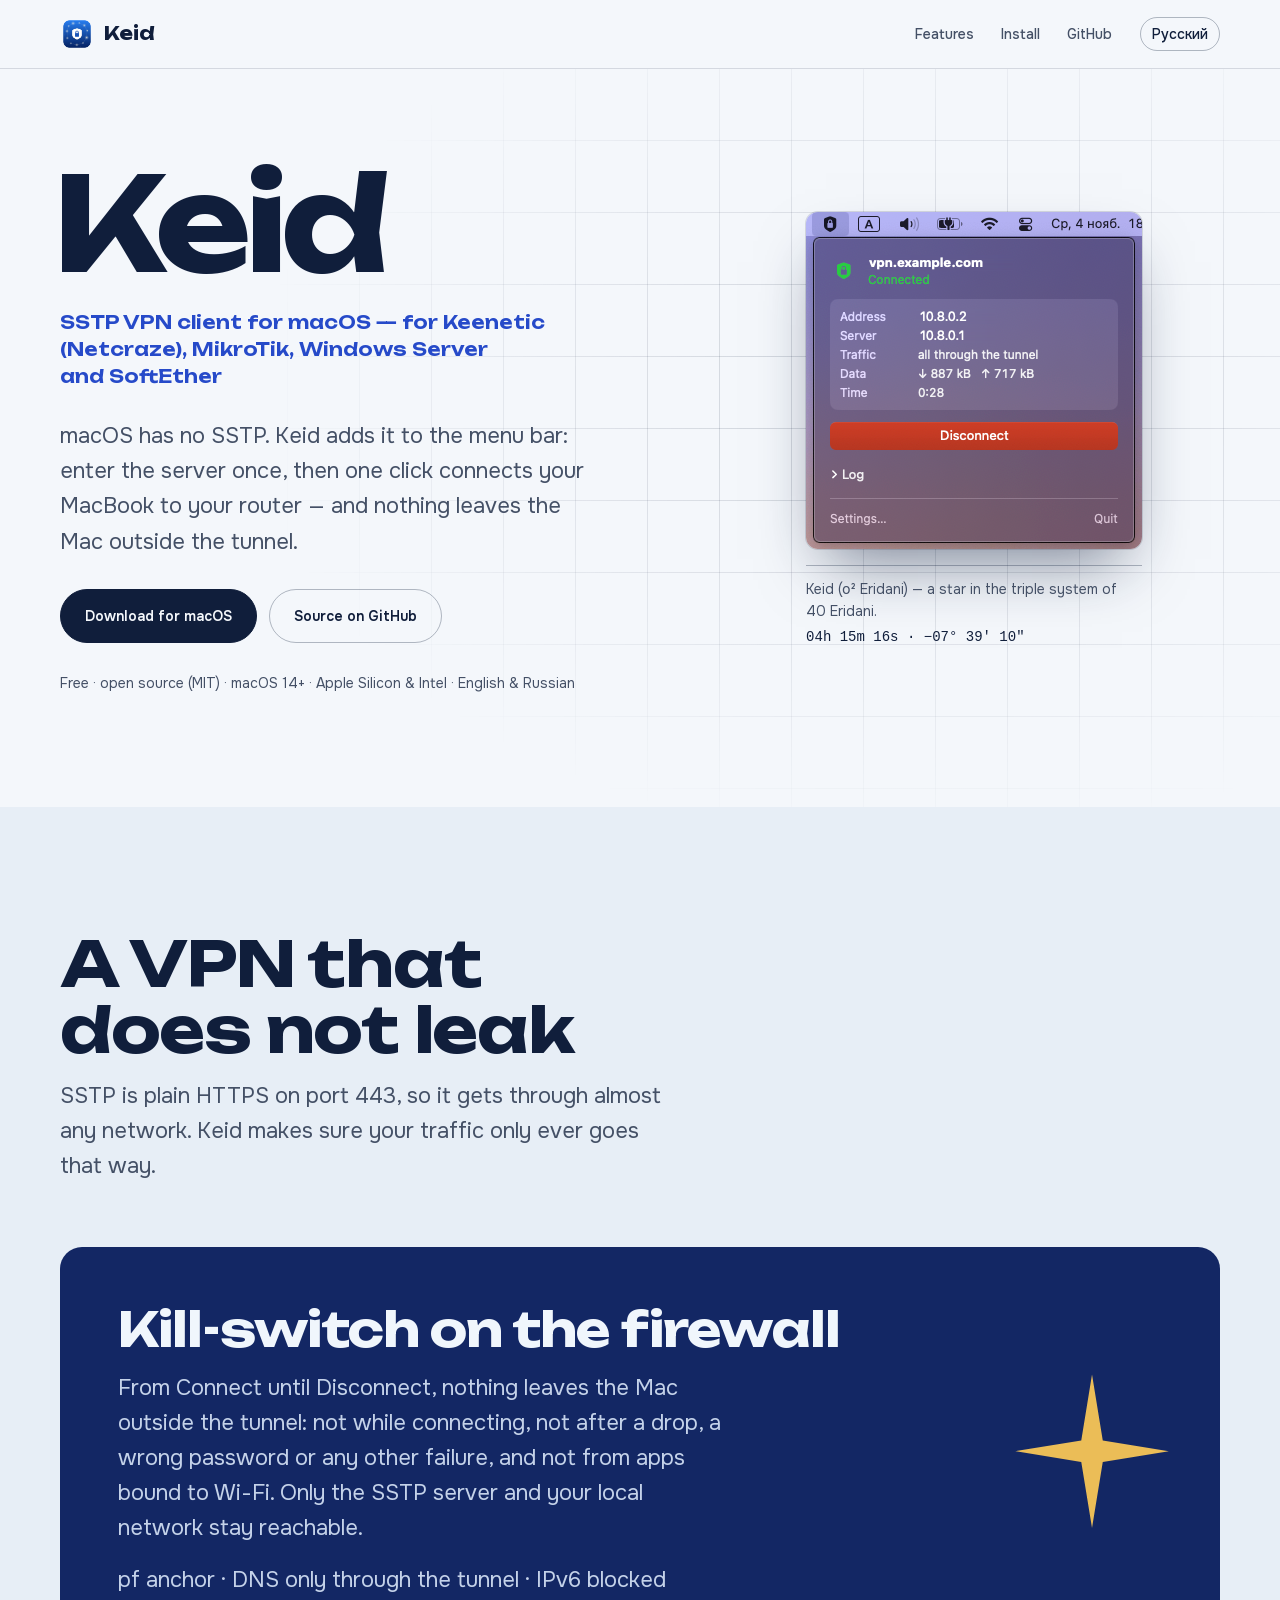
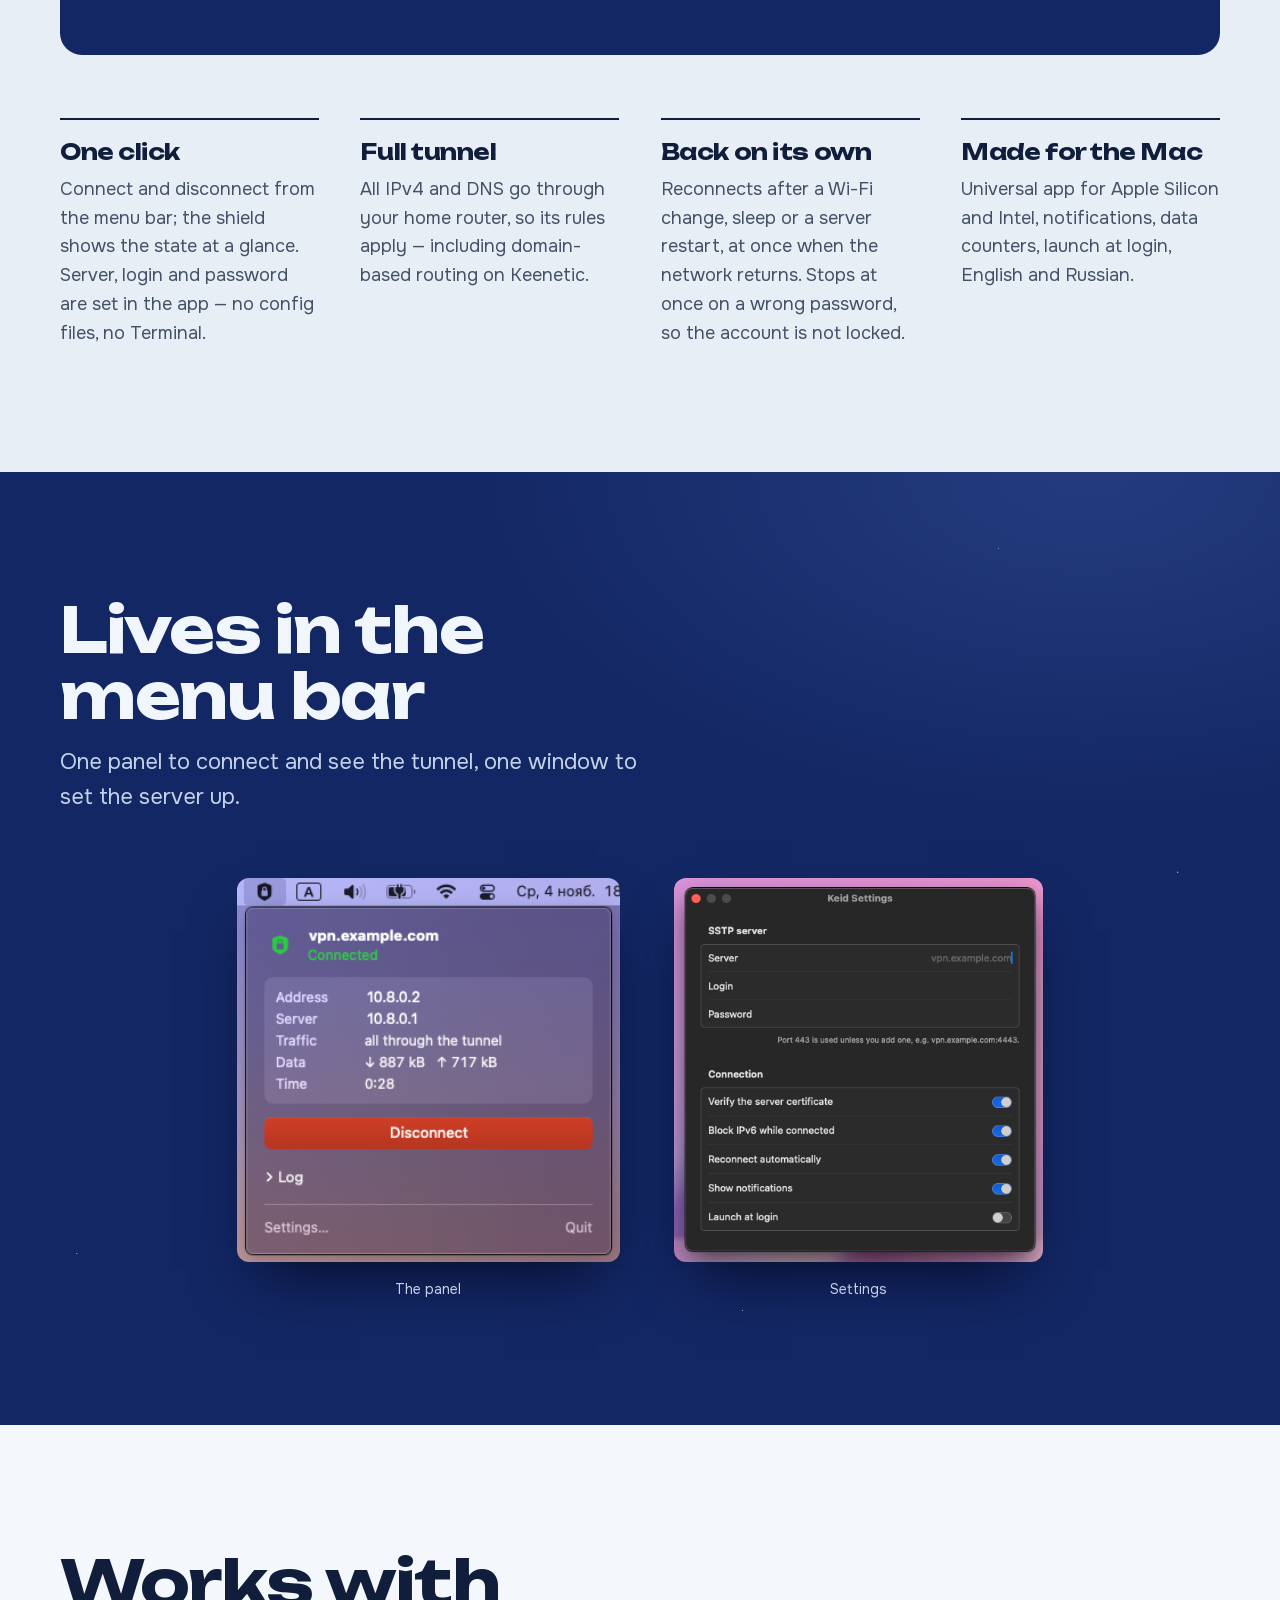
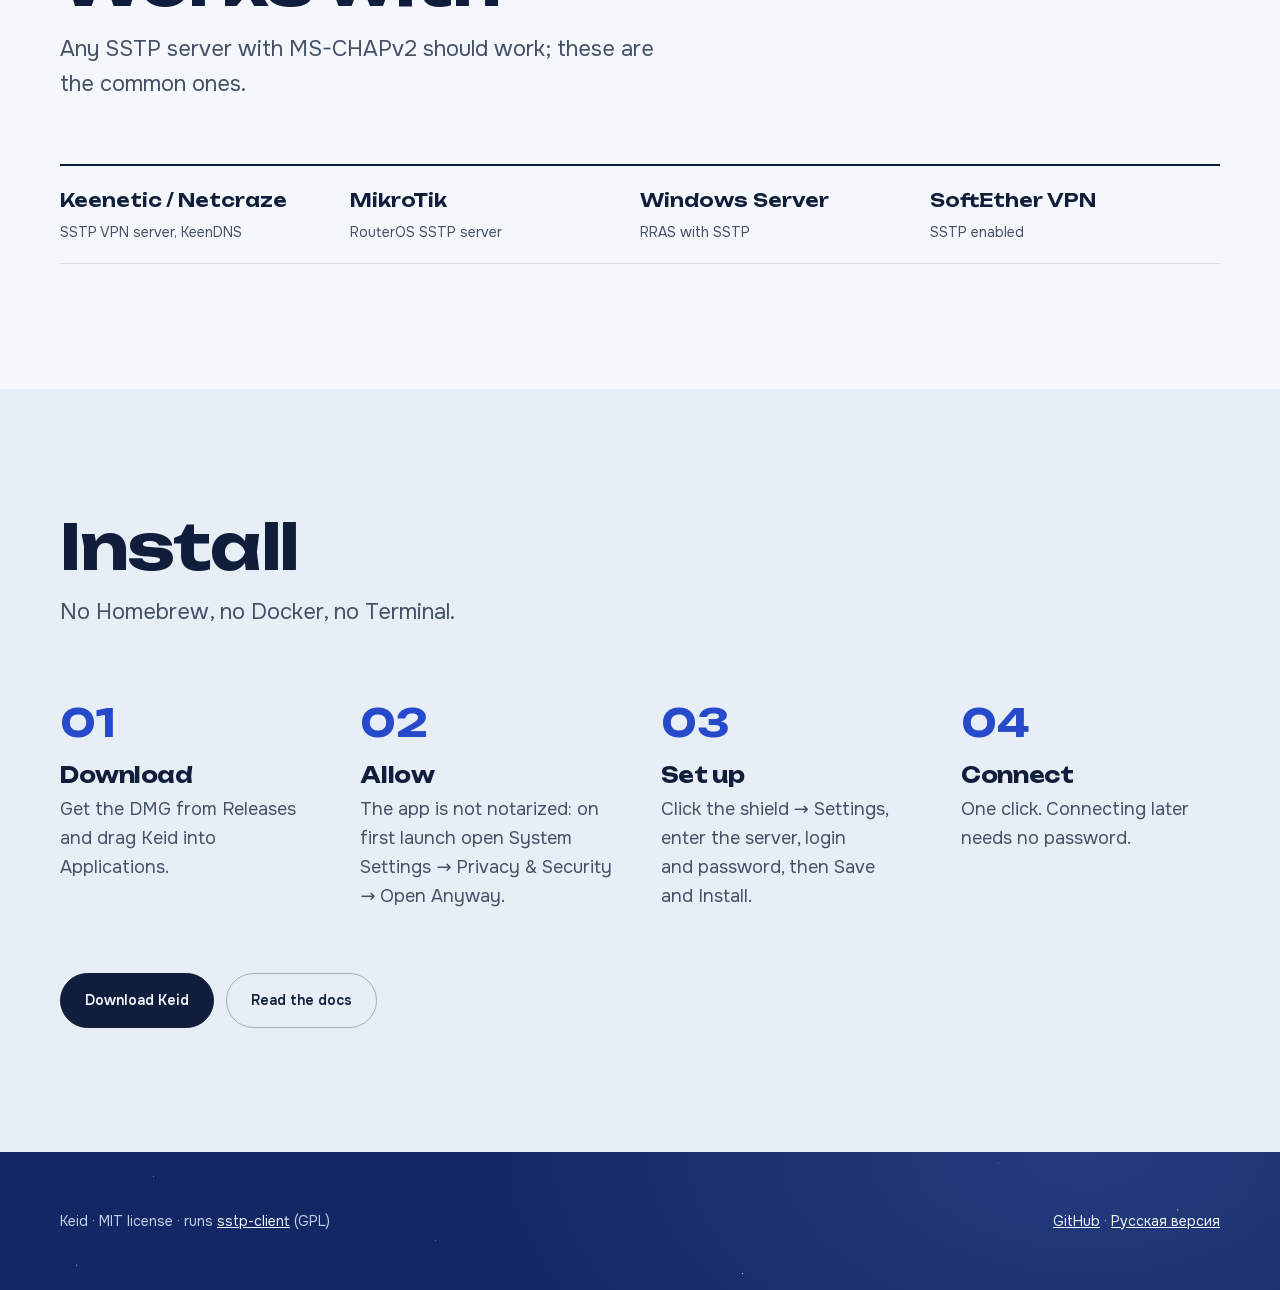
<file: docs/index.html>
<!doctype html>
<html lang="en">
<head>
  <meta charset="utf-8">
  <meta name="viewport" content="width=device-width, initial-scale=1">
  <title>Keid — SSTP VPN client for macOS (Keenetic, MikroTik, Windows Server)</title>
  <meta name="description" content="Keid is a free, open-source SSTP VPN client for Mac in the menu bar. Connect a MacBook to Keenetic over KeenDNS, MikroTik, Windows Server RRAS or SoftEther in one click, with a firewall kill-switch.">
  <meta name="theme-color" content="#f4f7fb">
  <meta http-equiv="Content-Security-Policy" content="default-src 'none'; style-src 'self'; font-src 'self'; img-src 'self'; base-uri 'none'; form-action 'none'">
  <meta name="referrer" content="strict-origin-when-cross-origin">
  <link rel="canonical" href="https://martystev.github.io/keid-sstp-macos/">
  <link rel="alternate" hreflang="en" href="https://martystev.github.io/keid-sstp-macos/">
  <link rel="alternate" hreflang="ru" href="https://martystev.github.io/keid-sstp-macos/ru/">
  <link rel="alternate" hreflang="x-default" href="https://martystev.github.io/keid-sstp-macos/">

  <meta property="og:type" content="website">
  <meta property="og:site_name" content="Keid">
  <meta property="og:title" content="Keid — SSTP VPN client for macOS">
  <meta property="og:description" content="Free, open-source SSTP VPN for the Mac menu bar: Keenetic / KeenDNS, MikroTik, Windows Server, SoftEther. Kill-switch on the firewall.">
  <meta property="og:url" content="https://martystev.github.io/keid-sstp-macos/">
  <meta property="og:image" content="https://martystev.github.io/keid-sstp-macos/social-preview.png">
  <meta property="og:image:width" content="1280">
  <meta property="og:image:height" content="640">
  <meta property="og:locale" content="en_US">
  <meta property="og:locale:alternate" content="ru_RU">
  <meta name="twitter:card" content="summary_large_image">

  <link rel="icon" href="favicon.svg" type="image/svg+xml">
  <link rel="apple-touch-icon" href="icon.png">
  <link rel="preload" href="fonts/unbounded-latin.woff2" as="font" type="font/woff2" crossorigin>
  <link rel="stylesheet" href="css/fonts.css">
  <link rel="stylesheet" href="css/tokens.css">
  <link rel="stylesheet" href="css/site.css">

  <script type="application/ld+json">
  {
    "@context": "https://schema.org",
    "@type": "SoftwareApplication",
    "name": "Keid",
    "alternateName": "Keid SSTP VPN client for macOS",
    "description": "Free, open-source SSTP VPN client for the macOS menu bar for Keenetic (KeenDNS), MikroTik, Windows Server RRAS and SoftEther, with a pf-firewall kill-switch.",
    "applicationCategory": "UtilitiesApplication",
    "applicationSubCategory": "VPN client",
    "operatingSystem": "macOS 14 or later",
    "softwareVersion": "1.2.1",
    "inLanguage": ["en", "ru"],
    "isAccessibleForFree": true,
    "offers": { "@type": "Offer", "price": "0", "priceCurrency": "USD" },
    "license": "https://opensource.org/licenses/MIT",
    "url": "https://martystev.github.io/keid-sstp-macos/",
    "downloadUrl": "https://github.com/MartyStev/keid-sstp-macos/releases/latest",
    "codeRepository": "https://github.com/MartyStev/keid-sstp-macos",
    "screenshot": "https://martystev.github.io/keid-sstp-macos/panel.png",
    "image": "https://martystev.github.io/keid-sstp-macos/icon.png",
    "author": { "@type": "Person", "name": "MartyStev", "url": "https://github.com/MartyStev" }
  }
  </script>
</head>
<body>
  <a class="skip-link" href="#main">Skip to content</a>

  <header class="site-header">
    <div class="container site-header__inner">
      <a class="logo" href="#top" aria-label="Keid — home">
        <img src="icon.png" width="34" height="34" alt="">
        <span translate="no">Keid</span>
      </a>
      <nav class="site-nav" aria-label="Main navigation">
        <a href="#features">Features</a>
        <a href="#install">Install</a>
        <a href="https://github.com/MartyStev/keid-sstp-macos">GitHub</a>
        <a class="lang" href="ru/" hreflang="ru" lang="ru">Русский</a>
      </nav>
    </div>
  </header>

  <main id="main">
    <section class="hero" id="top" aria-labelledby="hero-heading">
      <div class="container hero__grid">
        <div class="hero__copy">
          <h1 class="hero__title" id="hero-heading" translate="no">Keid</h1>
          <p class="hero__directions">SSTP VPN client for macOS — for Keenetic (Netcraze), MikroTik, Windows&nbsp;Server and SoftEther</p>
          <p class="hero__lead">macOS has no SSTP. Keid adds it to the menu bar: enter the server once, then one click connects your MacBook to your router — and nothing leaves the Mac outside the tunnel.</p>
          <div class="hero__actions">
            <a class="btn" href="https://github.com/MartyStev/keid-sstp-macos/releases/latest">Download for macOS</a>
            <a class="btn btn--ghost" href="https://github.com/MartyStev/keid-sstp-macos">Source on GitHub</a>
          </div>
          <p class="hero__meta">Free · open source (MIT) · macOS 14+ · Apple Silicon &amp; Intel · English &amp; Russian</p>
        </div>

        <figure class="hero__figure">
          <img class="hero__shot" src="panel.png" width="336" height="337" fetchpriority="high"
               alt="Keid panel in the menu bar: connected, tunnel address, server, data counters and a Disconnect button">
          <figcaption class="chart-caption">
            <span>Keid (ο² Eridani) — a star in the triple system of 40&nbsp;Eridani.</span>
            <span class="chart-caption__coords">04h 15m 16s · −07° 39′ 10″</span>
          </figcaption>
        </figure>
      </div>
    </section>

    <section class="section section--paper-2" id="features" aria-labelledby="features-heading">
      <div class="container">
        <div class="section-head">
          <h2 class="section-title" id="features-heading">A VPN that does not leak</h2>
          <p class="section-lead">SSTP is plain HTTPS on port 443, so it gets through almost any network. Keid makes sure your traffic only ever goes that way.</p>
        </div>

        <div class="feature">
          <h3 class="feature__title">Kill-switch on the firewall</h3>
          <p>From Connect until Disconnect, nothing leaves the Mac outside the tunnel: not while connecting, not after a drop, a wrong password or any other failure, and not from apps bound to Wi-Fi. Only the SSTP server and your local network stay reachable.</p>
          <p class="feature__note">pf anchor · DNS only through the tunnel · IPv6 blocked</p>
        </div>

        <ul class="ruled">
          <li>
            <h3>One click</h3>
            <p>Connect and disconnect from the menu bar; the shield shows the state at a glance. Server, login and password are set in the app — no config files, no Terminal.</p>
          </li>
          <li>
            <h3>Full tunnel</h3>
            <p>All IPv4 and DNS go through your home router, so its rules apply — including domain-based routing on Keenetic.</p>
          </li>
          <li>
            <h3>Back on its own</h3>
            <p>Reconnects after a Wi-Fi change, sleep or a server restart, at once when the network returns. Stops at once on a wrong password, so the account is not locked.</p>
          </li>
          <li>
            <h3>Made for the Mac</h3>
            <p>Universal app for Apple Silicon and Intel, notifications, data counters, launch at login, English and Russian.</p>
          </li>
        </ul>
      </div>
    </section>

    <section class="section sky" aria-labelledby="shots-heading">
      <div class="container">
        <div class="section-head">
          <h2 class="section-title" id="shots-heading">Lives in the menu bar</h2>
          <p class="section-lead">One panel to connect and see the tunnel, one window to set the server up.</p>
        </div>
        <div class="shots">
          <figure>
            <img src="panel.png" width="336" height="337" loading="lazy" alt="Keid panel: connected to vpn.example.com">
            <figcaption>The panel</figcaption>
          </figure>
          <figure>
            <img src="settings.png" width="486" height="506" loading="lazy" alt="Keid Settings: SSTP server, login, password and connection options">
            <figcaption>Settings</figcaption>
          </figure>
        </div>
      </div>
    </section>

    <section class="section" aria-labelledby="routers-heading">
      <div class="container">
        <div class="section-head">
          <h2 class="section-title" id="routers-heading">Works with</h2>
          <p class="section-lead">Any SSTP server with MS-CHAPv2 should work; these are the common ones.</p>
        </div>
        <ul class="routers">
          <li><strong>Keenetic / Netcraze</strong><span>SSTP VPN server, KeenDNS</span></li>
          <li><strong>MikroTik</strong><span>RouterOS SSTP server</span></li>
          <li><strong>Windows Server</strong><span>RRAS with SSTP</span></li>
          <li><strong>SoftEther VPN</strong><span>SSTP enabled</span></li>
        </ul>
      </div>
    </section>

    <section class="section section--paper-2" id="install" aria-labelledby="install-heading">
      <div class="container">
        <div class="section-head">
          <h2 class="section-title" id="install-heading">Install</h2>
          <p class="section-lead">No Homebrew, no Docker, no Terminal.</p>
        </div>
        <ol class="steps">
          <li><h3>Download</h3><p>Get the DMG from Releases and drag Keid into Applications.</p></li>
          <li><h3>Allow</h3><p>The app is not notarized: on first launch open System Settings → Privacy &amp; Security → Open Anyway.</p></li>
          <li><h3>Set up</h3><p>Click the shield → Settings, enter the server, login and password, then Save and Install.</p></li>
          <li><h3>Connect</h3><p>One click. Connecting later needs no password.</p></li>
        </ol>
        <div class="cta-row">
          <a class="btn" href="https://github.com/MartyStev/keid-sstp-macos/releases/latest">Download Keid</a>
          <a class="btn btn--ghost" href="https://github.com/MartyStev/keid-sstp-macos#readme">Read the docs</a>
        </div>
      </div>
    </section>
  </main>

  <footer class="site-footer sky">
    <div class="container site-footer__inner">
      <p>Keid · MIT license · runs <a href="https://gitlab.com/sstp-project/sstp-client">sstp-client</a> (GPL)</p>
      <p><a href="https://github.com/MartyStev/keid-sstp-macos">GitHub</a> · <a href="ru/" hreflang="ru" lang="ru">Русская версия</a></p>
    </div>
  </footer>
</body>
</html>
</file>
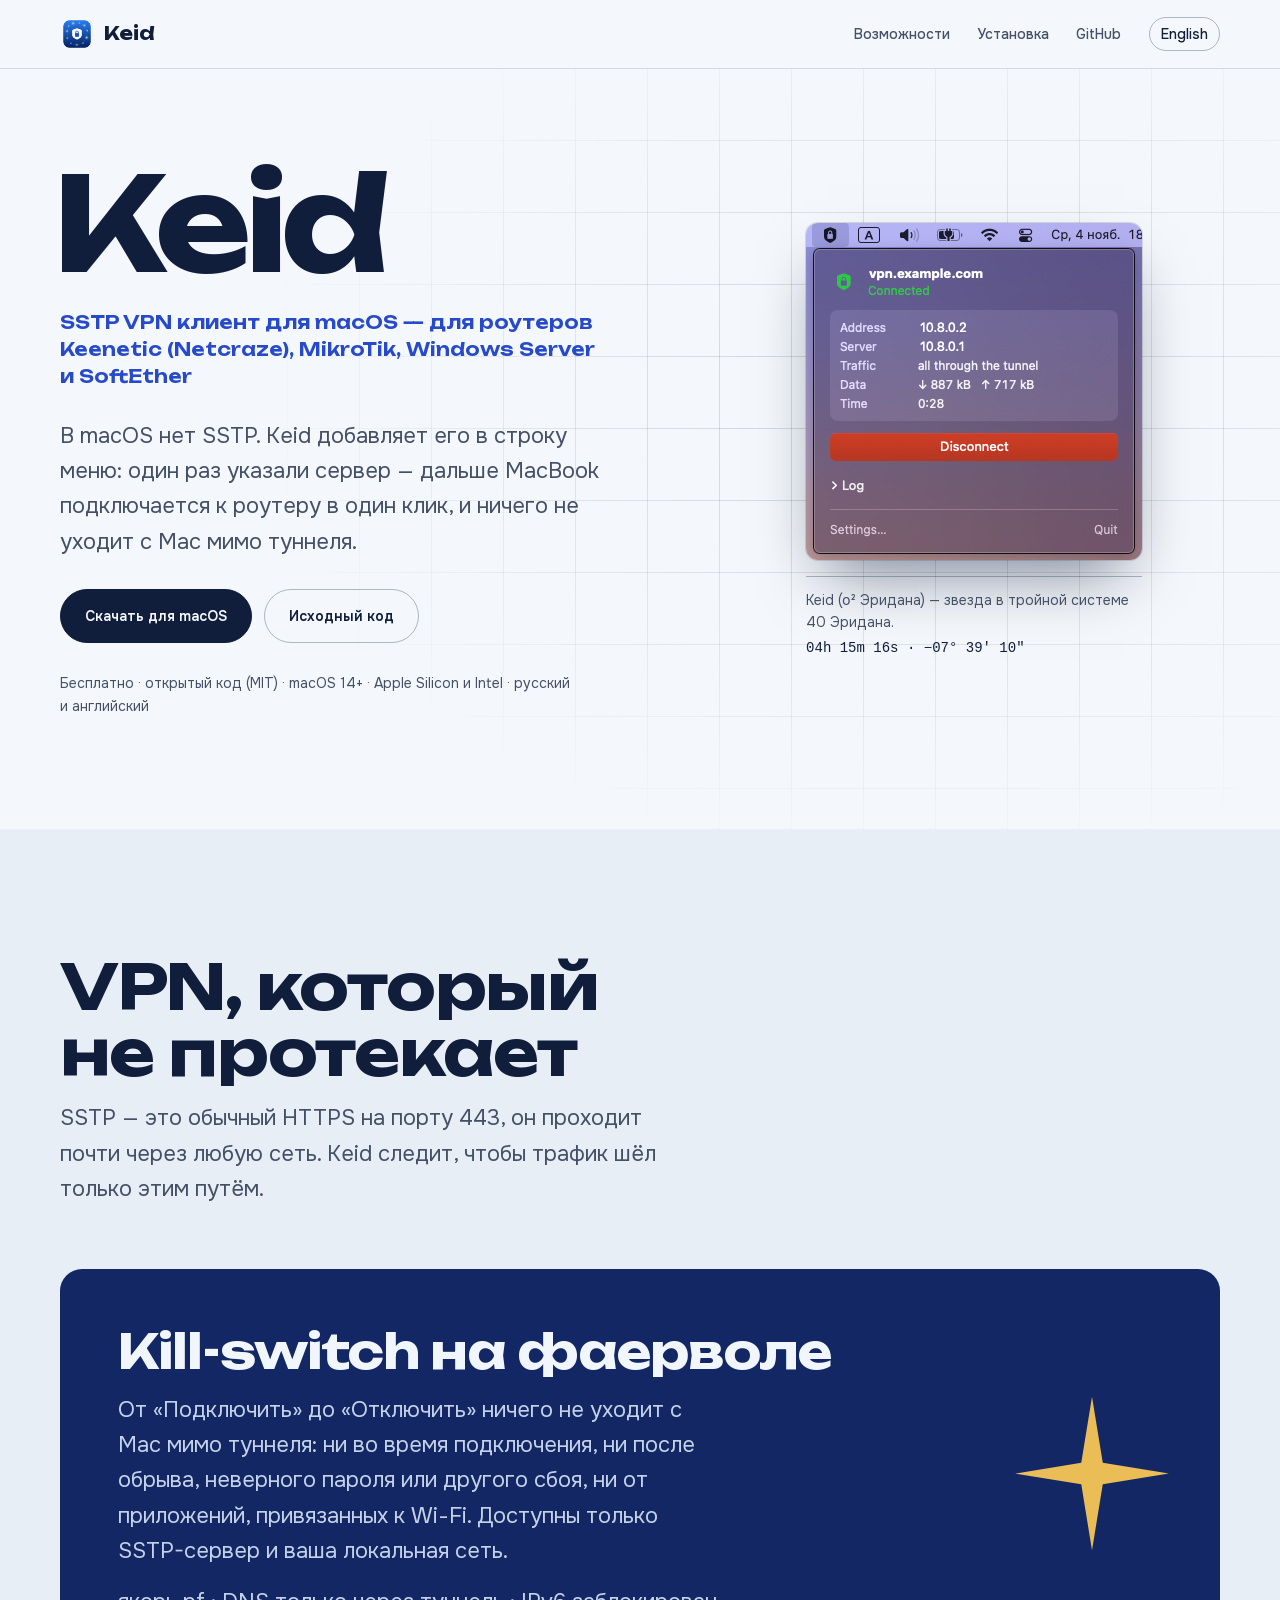
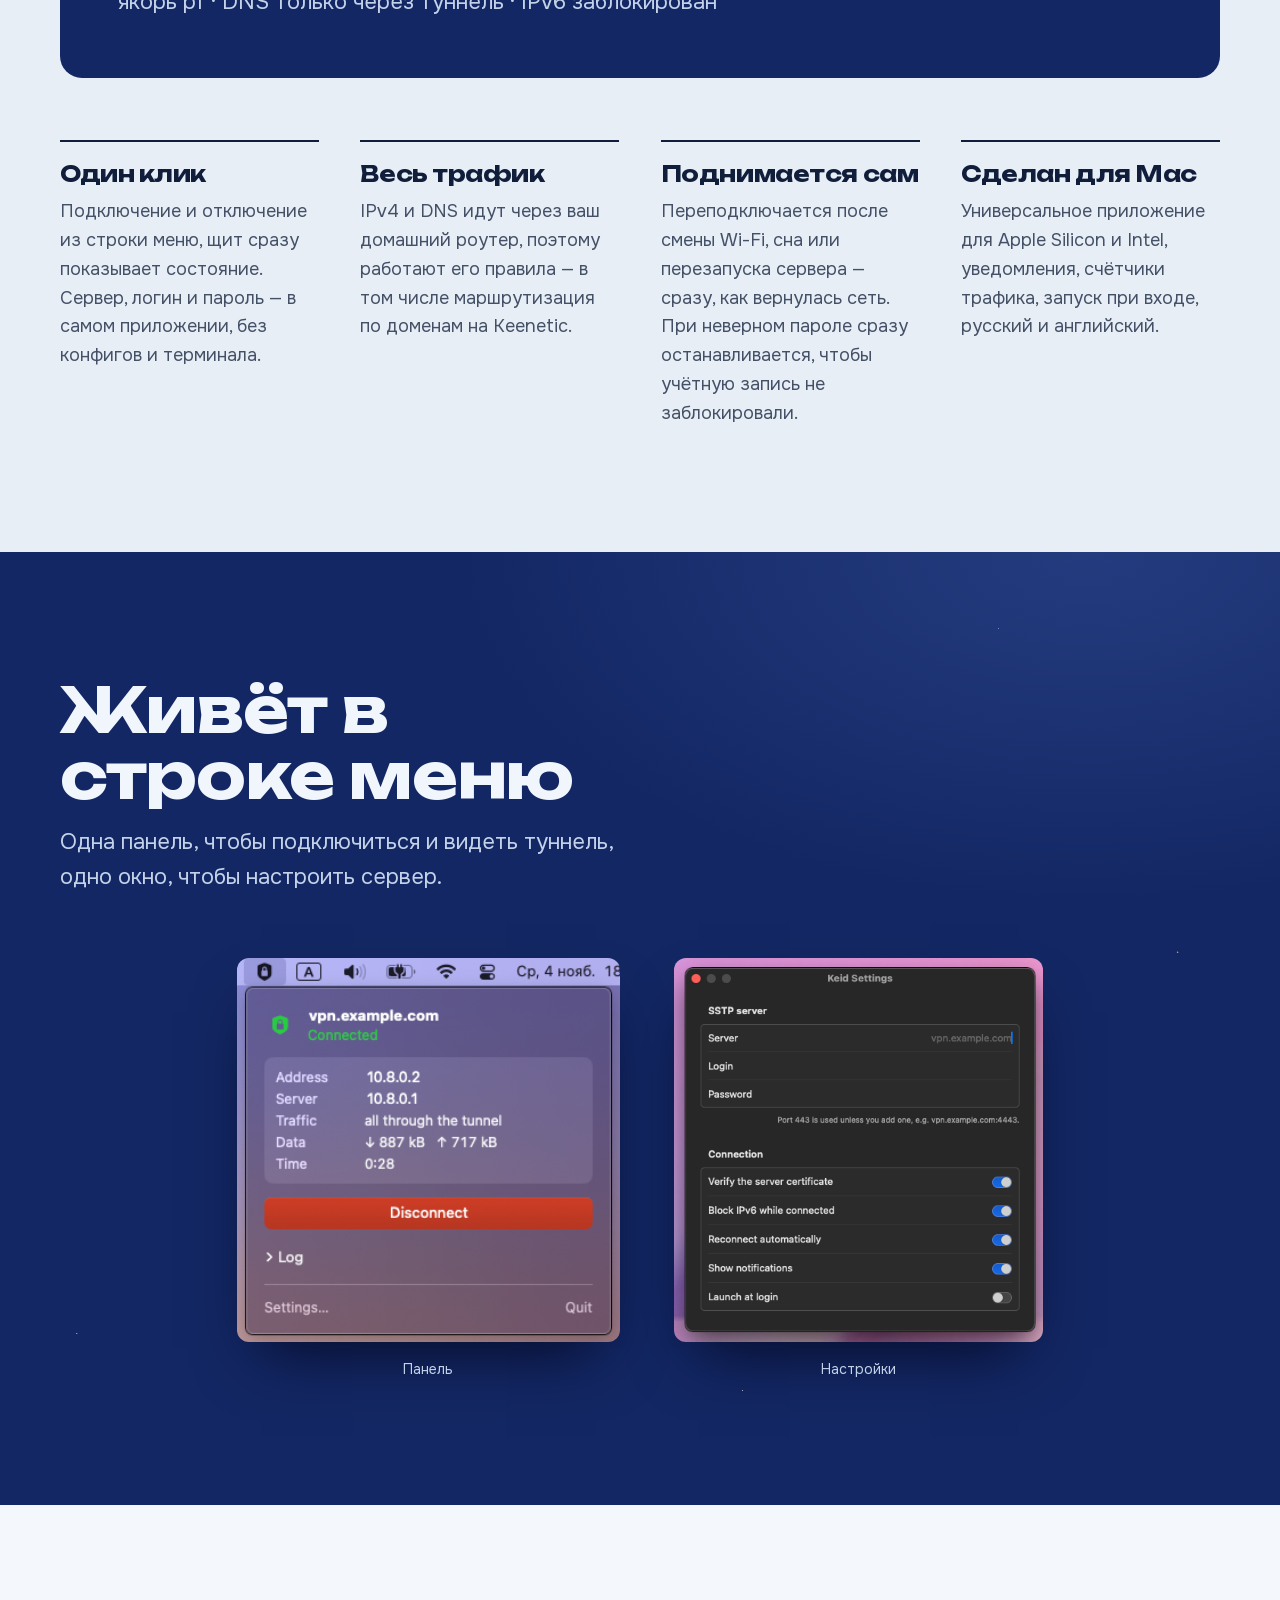
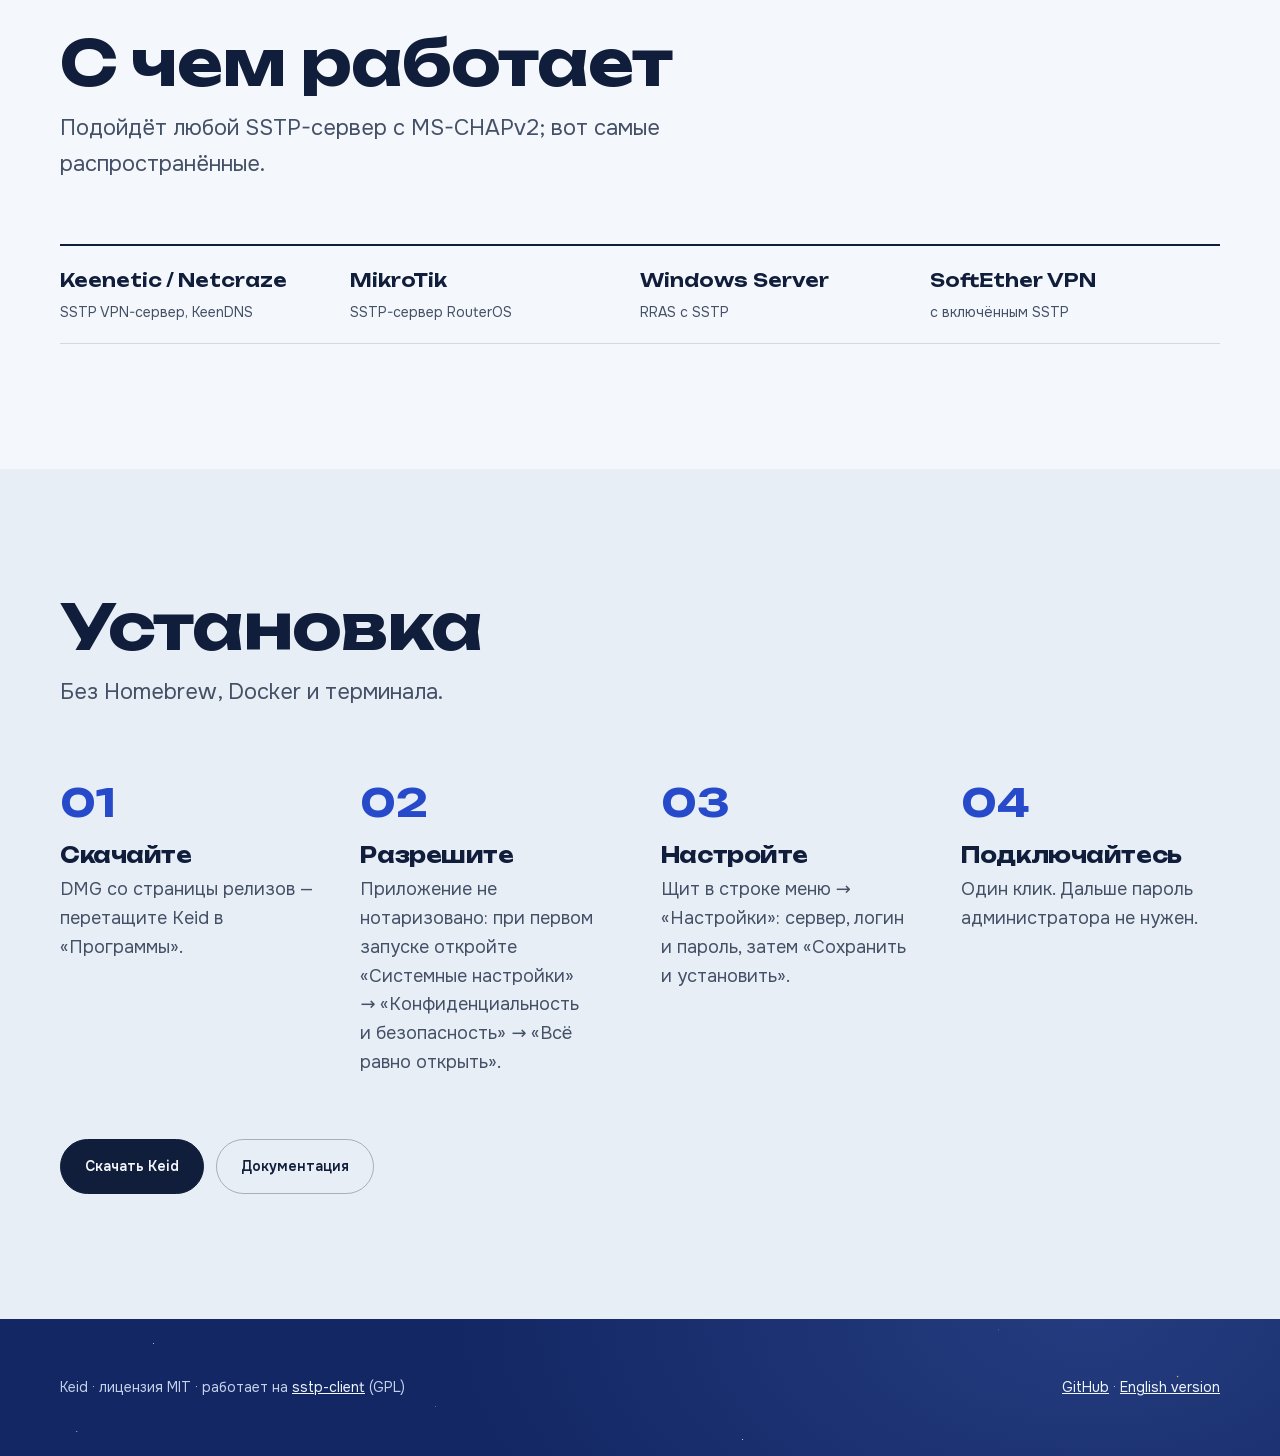
<file: docs/ru/index.html>
<!doctype html>
<html lang="ru">
<head>
  <meta charset="utf-8">
  <meta name="viewport" content="width=device-width, initial-scale=1">
  <title>Keid — SSTP VPN клиент для macOS (Keenetic, MikroTik, Windows Server)</title>
  <meta name="description" content="Keid — бесплатный SSTP VPN клиент для Mac в строке меню. Подключает MacBook к роутеру Keenetic через KeenDNS, к MikroTik, Windows Server RRAS или SoftEther в один клик, с kill-switch на фаерволе.">
  <meta name="theme-color" content="#f4f7fb">
  <meta http-equiv="Content-Security-Policy" content="default-src 'none'; style-src 'self'; font-src 'self'; img-src 'self'; base-uri 'none'; form-action 'none'">
  <meta name="referrer" content="strict-origin-when-cross-origin">
  <link rel="canonical" href="https://martystev.github.io/keid-sstp-macos/ru/">
  <link rel="alternate" hreflang="en" href="https://martystev.github.io/keid-sstp-macos/">
  <link rel="alternate" hreflang="ru" href="https://martystev.github.io/keid-sstp-macos/ru/">
  <link rel="alternate" hreflang="x-default" href="https://martystev.github.io/keid-sstp-macos/">

  <meta property="og:type" content="website">
  <meta property="og:site_name" content="Keid">
  <meta property="og:title" content="Keid — SSTP VPN клиент для macOS">
  <meta property="og:description" content="Бесплатный SSTP VPN для строки меню Mac: Keenetic / KeenDNS, MikroTik, Windows Server, SoftEther. Kill-switch на фаерволе.">
  <meta property="og:url" content="https://martystev.github.io/keid-sstp-macos/ru/">
  <meta property="og:image" content="https://martystev.github.io/keid-sstp-macos/social-preview.png">
  <meta property="og:image:width" content="1280">
  <meta property="og:image:height" content="640">
  <meta property="og:locale" content="ru_RU">
  <meta property="og:locale:alternate" content="en_US">
  <meta name="twitter:card" content="summary_large_image">

  <link rel="icon" href="../favicon.svg" type="image/svg+xml">
  <link rel="apple-touch-icon" href="../icon.png">
  <link rel="preload" href="../fonts/unbounded-cyrillic.woff2" as="font" type="font/woff2" crossorigin>
  <link rel="stylesheet" href="../css/fonts.css">
  <link rel="stylesheet" href="../css/tokens.css">
  <link rel="stylesheet" href="../css/site.css">

  <script type="application/ld+json">
  {
    "@context": "https://schema.org",
    "@type": "SoftwareApplication",
    "name": "Keid",
    "alternateName": "Keid — SSTP VPN клиент для macOS",
    "description": "Бесплатный SSTP VPN клиент с открытым исходным кодом для строки меню macOS: Keenetic (KeenDNS), MikroTik, Windows Server RRAS и SoftEther, с kill-switch на фаерволе pf.",
    "applicationCategory": "UtilitiesApplication",
    "applicationSubCategory": "VPN-клиент",
    "operatingSystem": "macOS 14 или новее",
    "softwareVersion": "1.2.1",
    "inLanguage": ["ru", "en"],
    "isAccessibleForFree": true,
    "offers": { "@type": "Offer", "price": "0", "priceCurrency": "RUB" },
    "license": "https://opensource.org/licenses/MIT",
    "url": "https://martystev.github.io/keid-sstp-macos/ru/",
    "downloadUrl": "https://github.com/MartyStev/keid-sstp-macos/releases/latest",
    "codeRepository": "https://github.com/MartyStev/keid-sstp-macos",
    "screenshot": "https://martystev.github.io/keid-sstp-macos/panel.png",
    "image": "https://martystev.github.io/keid-sstp-macos/icon.png",
    "author": { "@type": "Person", "name": "MartyStev", "url": "https://github.com/MartyStev" }
  }
  </script>
</head>
<body>
  <a class="skip-link" href="#main">Перейти к содержанию</a>

  <header class="site-header">
    <div class="container site-header__inner">
      <a class="logo" href="#top" aria-label="Keid — на главную">
        <img src="../icon.png" width="34" height="34" alt="">
        <span translate="no">Keid</span>
      </a>
      <nav class="site-nav" aria-label="Основная навигация">
        <a href="#features">Возможности</a>
        <a href="#install">Установка</a>
        <a href="https://github.com/MartyStev/keid-sstp-macos">GitHub</a>
        <a class="lang" href="../" hreflang="en" lang="en">English</a>
      </nav>
    </div>
  </header>

  <main id="main">
    <section class="hero" id="top" aria-labelledby="hero-heading">
      <div class="container hero__grid">
        <div class="hero__copy">
          <h1 class="hero__title" id="hero-heading" translate="no">Keid</h1>
          <p class="hero__directions">SSTP VPN клиент для macOS — для роутеров Keenetic (Netcraze), MikroTik, Windows&nbsp;Server и SoftEther</p>
          <p class="hero__lead">В macOS нет SSTP. Keid добавляет его в строку меню: один раз указали сервер — дальше MacBook подключается к роутеру в один клик, и ничего не уходит с Mac мимо туннеля.</p>
          <div class="hero__actions">
            <a class="btn" href="https://github.com/MartyStev/keid-sstp-macos/releases/latest">Скачать для macOS</a>
            <a class="btn btn--ghost" href="https://github.com/MartyStev/keid-sstp-macos">Исходный код</a>
          </div>
          <p class="hero__meta">Бесплатно · открытый код (MIT) · macOS 14+ · Apple Silicon и Intel · русский и английский</p>
        </div>

        <figure class="hero__figure">
          <img class="hero__shot" src="../panel.png" width="336" height="337" fetchpriority="high"
               alt="Панель Keid в строке меню: подключено, адрес туннеля, сервер, счётчики трафика и кнопка «Отключить»">
          <figcaption class="chart-caption">
            <span>Keid (ο² Эридана) — звезда в тройной системе 40&nbsp;Эридана.</span>
            <span class="chart-caption__coords">04h 15m 16s · −07° 39′ 10″</span>
          </figcaption>
        </figure>
      </div>
    </section>

    <section class="section section--paper-2" id="features" aria-labelledby="features-heading">
      <div class="container">
        <div class="section-head">
          <h2 class="section-title" id="features-heading">VPN, который не протекает</h2>
          <p class="section-lead">SSTP — это обычный HTTPS на порту 443, он проходит почти через любую сеть. Keid следит, чтобы трафик шёл только этим путём.</p>
        </div>

        <div class="feature">
          <h3 class="feature__title">Kill-switch на фаерволе</h3>
          <p>От «Подключить» до «Отключить» ничего не уходит с Mac мимо туннеля: ни во время подключения, ни после обрыва, неверного пароля или другого сбоя, ни от приложений, привязанных к Wi-Fi. Доступны только SSTP-сервер и ваша локальная сеть.</p>
          <p class="feature__note">якорь pf · DNS только через туннель · IPv6 заблокирован</p>
        </div>

        <ul class="ruled">
          <li>
            <h3>Один клик</h3>
            <p>Подключение и отключение из строки меню, щит сразу показывает состояние. Сервер, логин и пароль — в самом приложении, без конфигов и терминала.</p>
          </li>
          <li>
            <h3>Весь трафик</h3>
            <p>IPv4 и DNS идут через ваш домашний роутер, поэтому работают его правила — в том числе маршрутизация по доменам на Keenetic.</p>
          </li>
          <li>
            <h3>Поднимается сам</h3>
            <p>Переподключается после смены Wi-Fi, сна или перезапуска сервера — сразу, как вернулась сеть. При неверном пароле сразу останавливается, чтобы учётную запись не заблокировали.</p>
          </li>
          <li>
            <h3>Сделан для Mac</h3>
            <p>Универсальное приложение для Apple Silicon и Intel, уведомления, счётчики трафика, запуск при входе, русский и английский.</p>
          </li>
        </ul>
      </div>
    </section>

    <section class="section sky" aria-labelledby="shots-heading">
      <div class="container">
        <div class="section-head">
          <h2 class="section-title" id="shots-heading">Живёт в строке меню</h2>
          <p class="section-lead">Одна панель, чтобы подключиться и видеть туннель, одно окно, чтобы настроить сервер.</p>
        </div>
        <div class="shots">
          <figure>
            <img src="../panel.png" width="336" height="337" loading="lazy" alt="Панель Keid: подключено к vpn.example.com">
            <figcaption>Панель</figcaption>
          </figure>
          <figure>
            <img src="../settings.png" width="486" height="506" loading="lazy" alt="Настройки Keid: SSTP-сервер, логин, пароль и параметры подключения">
            <figcaption>Настройки</figcaption>
          </figure>
        </div>
      </div>
    </section>

    <section class="section" aria-labelledby="routers-heading">
      <div class="container">
        <div class="section-head">
          <h2 class="section-title" id="routers-heading">С чем работает</h2>
          <p class="section-lead">Подойдёт любой SSTP-сервер с MS-CHAPv2; вот самые распространённые.</p>
        </div>
        <ul class="routers">
          <li><strong>Keenetic / Netcraze</strong><span>SSTP VPN-сервер, KeenDNS</span></li>
          <li><strong>MikroTik</strong><span>SSTP-сервер RouterOS</span></li>
          <li><strong>Windows Server</strong><span>RRAS с SSTP</span></li>
          <li><strong>SoftEther VPN</strong><span>с включённым SSTP</span></li>
        </ul>
      </div>
    </section>

    <section class="section section--paper-2" id="install" aria-labelledby="install-heading">
      <div class="container">
        <div class="section-head">
          <h2 class="section-title" id="install-heading">Установка</h2>
          <p class="section-lead">Без Homebrew, Docker и терминала.</p>
        </div>
        <ol class="steps">
          <li><h3>Скачайте</h3><p>DMG со страницы релизов — перетащите Keid в «Программы».</p></li>
          <li><h3>Разрешите</h3><p>Приложение не нотаризовано: при первом запуске откройте «Системные настройки» → «Конфиденциальность и безопасность» → «Всё равно открыть».</p></li>
          <li><h3>Настройте</h3><p>Щит в строке меню → «Настройки»: сервер, логин и пароль, затем «Сохранить и установить».</p></li>
          <li><h3>Подключайтесь</h3><p>Один клик. Дальше пароль администратора не нужен.</p></li>
        </ol>
        <div class="cta-row">
          <a class="btn" href="https://github.com/MartyStev/keid-sstp-macos/releases/latest">Скачать Keid</a>
          <a class="btn btn--ghost" href="https://github.com/MartyStev/keid-sstp-macos/blob/main/README.ru.md">Документация</a>
        </div>
      </div>
    </section>
  </main>

  <footer class="site-footer sky">
    <div class="container site-footer__inner">
      <p>Keid · лицензия MIT · работает на <a href="https://gitlab.com/sstp-project/sstp-client">sstp-client</a> (GPL)</p>
      <p><a href="https://github.com/MartyStev/keid-sstp-macos">GitHub</a> · <a href="../" hreflang="en" lang="en">English version</a></p>
    </div>
  </footer>
</body>
</html>
</file>
<file: docs/css/fonts.css>
/* Шрифты хранятся на сайте (SIL OFL 1.1, лицензии в fonts/).
   Оба семейства вариативные: один файл на набор символов покрывает все начертания. */

@font-face {
  font-family: "Unbounded";
  font-style: normal;
  font-weight: 200 900;
  font-display: swap;
  src: url("../fonts/unbounded-latin.woff2") format("woff2");
  unicode-range: U+0000-00FF, U+0131, U+0152-0153, U+02BB-02BC, U+02C6, U+02DA, U+02DC, U+0304, U+0308, U+0329, U+2000-206F, U+20AC, U+2122, U+2191, U+2193, U+2212, U+2215, U+FEFF, U+FFFD;
}

@font-face {
  font-family: "Unbounded";
  font-style: normal;
  font-weight: 200 900;
  font-display: swap;
  src: url("../fonts/unbounded-cyrillic.woff2") format("woff2");
  unicode-range: U+0301, U+0400-045F, U+0490-0491, U+04B0-04B1, U+2116;
}

@font-face {
  font-family: "Onest";
  font-style: normal;
  font-weight: 100 900;
  font-display: swap;
  src: url("../fonts/onest-latin.woff2") format("woff2");
  unicode-range: U+0000-00FF, U+0131, U+0152-0153, U+02BB-02BC, U+02C6, U+02DA, U+02DC, U+0304, U+0308, U+0329, U+2000-206F, U+20AC, U+2122, U+2191, U+2193, U+2212, U+2215, U+FEFF, U+FFFD;
}

@font-face {
  font-family: "Onest";
  font-style: normal;
  font-weight: 100 900;
  font-display: swap;
  src: url("../fonts/onest-cyrillic.woff2") format("woff2");
  unicode-range: U+0301, U+0400-045F, U+0490-0491, U+04B0-04B1, U+2116;
}
</file>
<file: docs/css/tokens.css>
:root {
  /* Палитра звёздного атласа: ультрамарин и позолота на холодной бумаге */
  --paper: oklch(97.5% 0.006 250);
  --paper-2: oklch(94.5% 0.014 255);
  --ink: oklch(24% 0.06 264);
  --ink-soft: oklch(43% 0.04 262);
  --accent: oklch(47% 0.2 266);

  --sky: oklch(30% 0.11 266);
  --sky-2: oklch(35% 0.115 266);
  --sky-3: oklch(41% 0.12 266);
  --on-sky: oklch(97% 0.01 250);
  --on-sky-soft: oklch(86% 0.035 260);

  --gilt: oklch(82% 0.13 85);
  --gilt-deep: oklch(66% 0.14 75);

  /* Производные цвета — только через color-mix от базовых */
  --rule: color-mix(in oklch, var(--ink) 14%, transparent);
  --rule-strong: color-mix(in oklch, var(--ink) 30%, transparent);
  --sky-rule: color-mix(in oklch, var(--on-sky) 16%, transparent);
  --header-bg: color-mix(in oklch, var(--paper) 85%, transparent);
  --gilt-glow: color-mix(in oklch, var(--gilt) 45%, transparent);
  --gilt-haze: color-mix(in oklch, var(--gilt) 14%, transparent);
  --sky-haze: color-mix(in oklch, var(--sky-3) 70%, transparent);
  --shadow-deep: color-mix(in oklch, var(--ink) 55%, transparent);

  /* Типографика */
  --font-display: "Unbounded", "Arial Black", sans-serif;
  --font-body: "Onest", system-ui, -apple-system, "Segoe UI", sans-serif;
  --font-mono: ui-monospace, "SF Mono", "Cascadia Mono", Menlo, Consolas, monospace;

  --text-sm: 0.875rem;
  --text-base: clamp(1rem, 0.95rem + 0.25vw, 1.125rem);
  --text-lg: clamp(1.125rem, 1rem + 0.5vw, 1.375rem);
  --text-xl: clamp(1.5rem, 1.1rem + 1.6vw, 2.5rem);
  --text-2xl: clamp(2rem, 1.2rem + 3.4vw, 4.25rem);
  --text-feature: clamp(1.6rem, 0.9rem + 2.6vw, 3.25rem);
  --text-hero: clamp(3.25rem, 1rem + 9vw, 9.5rem);

  /* Ритм */
  --gutter: clamp(1rem, 0.5rem + 2.5vw, 2.5rem);
  --space-section: clamp(4.5rem, 3rem + 6vw, 9rem);
  --container: 1240px;
  --measure: 38rem;
  --header-h: 4.25rem;

  --radius-xs: 4px;
  --radius-sm: 6px;
  --radius-lg: 22px;
  --radius-pill: 999px;

  /* Движение */
  --duration-fast: 150ms;
  --duration-normal: 300ms;
  --duration-draw: 1.8s;
  --ease-out-expo: cubic-bezier(0.16, 1, 0.3, 1);
}

@media (max-width: 720px) {
  :root {
    --header-h: 6.5rem;
  }
}
</file>
<file: docs/css/site.css>
/* Keid — the same star-atlas look as Ascella Labs: ultramarine and gilt on
   cold paper. Tokens live in tokens.css; everything here builds on them. */

*,
*::before,
*::after {
  box-sizing: border-box;
}

html {
  -webkit-text-size-adjust: 100%;
  scroll-behavior: smooth;
  scroll-padding-top: calc(var(--header-h) + 1rem);
}

body {
  margin: 0;
  background: var(--paper);
  color: var(--ink);
  font-family: var(--font-body);
  font-size: var(--text-base);
  line-height: 1.6;
  -webkit-font-smoothing: antialiased;
  overflow-x: hidden;
}

h1,
h2,
h3 {
  margin: 0;
  font-family: var(--font-display);
  font-weight: 700;
  line-height: 1.05;
  letter-spacing: -0.02em;
  text-wrap: balance;
}

p {
  margin: 0;
  text-wrap: pretty;
}

ul,
ol {
  margin: 0;
  padding: 0;
  list-style: none;
}

a {
  color: inherit;
}

img {
  max-width: 100%;
  height: auto;
}

code {
  font-family: var(--font-mono);
  font-size: 0.85em;
}

::selection {
  background: var(--gilt);
  color: var(--ink);
}

:focus-visible {
  outline: 2px solid var(--accent);
  outline-offset: 3px;
  border-radius: var(--radius-xs);
}

.sky :focus-visible {
  outline-color: var(--gilt);
}

.container {
  width: 100%;
  max-width: var(--container);
  margin-inline: auto;
  padding-inline: var(--gutter);
}

.skip-link {
  position: absolute;
  left: 1rem;
  top: -4rem;
  z-index: 10;
  padding: 0.6rem 1rem;
  background: var(--ink);
  color: var(--paper);
  border-radius: var(--radius-sm);
}

.skip-link:focus {
  top: 1rem;
}

/* ---------- Buttons ---------- */

.btn {
  display: inline-flex;
  align-items: center;
  gap: 0.5rem;
  padding: 0.95rem 1.5rem;
  border: 1px solid var(--ink);
  border-radius: var(--radius-pill);
  background: var(--ink);
  color: var(--paper);
  font-weight: 600;
  font-size: var(--text-sm);
  text-decoration: none;
  touch-action: manipulation;
  transition:
    transform var(--duration-fast) var(--ease-out-expo),
    background-color var(--duration-normal) var(--ease-out-expo),
    border-color var(--duration-normal) var(--ease-out-expo),
    color var(--duration-normal) var(--ease-out-expo);
}

.btn:hover {
  background: var(--accent);
  border-color: var(--accent);
  transform: translateY(-2px);
}

.btn:active {
  transform: translateY(0) scale(0.98);
}

.btn--ghost {
  background: transparent;
  color: var(--ink);
  border-color: var(--rule-strong);
}

.btn--ghost:hover {
  background: var(--ink);
  border-color: var(--ink);
  color: var(--paper);
}

.btn--small {
  padding: 0.6rem 1.1rem;
}

.btn--gilt {
  background: var(--gilt);
  border-color: var(--gilt);
  color: var(--ink);
}

.btn--gilt:hover {
  background: var(--on-sky);
  border-color: var(--on-sky);
  color: var(--ink);
}

/* ---------- Header ---------- */

.site-header {
  position: sticky;
  top: 0;
  z-index: 5;
  background: var(--header-bg);
  backdrop-filter: blur(12px);
  -webkit-backdrop-filter: blur(12px);
  border-bottom: 1px solid var(--rule);
}

.site-header__inner {
  display: flex;
  align-items: center;
  justify-content: space-between;
  gap: 1.5rem;
  min-height: var(--header-h);
}

.logo {
  display: inline-flex;
  align-items: center;
  gap: 0.6rem;
  font-family: var(--font-display);
  font-weight: 700;
  font-size: 1.15rem;
  text-decoration: none;
}

.logo img {
  width: 34px;
  height: 34px;
  border-radius: 8px;
}

.site-nav {
  display: flex;
  align-items: center;
  gap: clamp(0.9rem, 0.5rem + 1.5vw, 2rem);
  font-size: var(--text-sm);
  font-weight: 500;
}

.site-nav a {
  text-decoration: none;
  color: var(--ink-soft);
  transition: color var(--duration-fast);
}

.site-nav a:hover {
  color: var(--ink);
}

.site-nav .lang {
  padding: 0.3rem 0.7rem;
  border: 1px solid var(--rule-strong);
  border-radius: var(--radius-pill);
  color: var(--ink);
}

/* ---------- Sections ---------- */

.section {
  padding-block: var(--space-section);
}

.section--paper-2 {
  background: var(--paper-2);
}

.sky {
  position: relative;
  background: var(--sky);
  color: var(--on-sky);
  isolation: isolate;
}

.sky::before {
  content: "";
  position: absolute;
  inset: 0;
  z-index: -1;
  background-image:
    radial-gradient(1px 1px at 12% 18%, var(--on-sky), transparent 60%),
    radial-gradient(1px 1px at 78% 8%, var(--on-sky-soft), transparent 60%),
    radial-gradient(2px 2px at 92% 42%, var(--gilt), transparent 60%),
    radial-gradient(1px 1px at 34% 64%, var(--on-sky-soft), transparent 60%),
    radial-gradient(1px 1px at 58% 88%, var(--on-sky), transparent 60%),
    radial-gradient(1.5px 1.5px at 6% 82%, var(--on-sky-soft), transparent 60%),
    radial-gradient(900px 500px at 85% 0%, var(--sky-haze), transparent 70%);
  pointer-events: none;
}

.section-head {
  display: grid;
  gap: 1rem;
  max-width: 44rem;
  margin-bottom: clamp(2.5rem, 1.5rem + 3vw, 4.5rem);
}

.section-title {
  font-size: var(--text-2xl);
}

.section-lead {
  font-size: var(--text-lg);
  color: var(--ink-soft);
  max-width: var(--measure);
}

.sky .section-lead {
  color: var(--on-sky-soft);
}

/* ---------- Hero ---------- */

.hero {
  position: relative;
  padding-block: clamp(3rem, 2rem + 5vw, 7rem) clamp(4rem, 3rem + 5vw, 8rem);
  overflow: hidden;
  isolation: isolate;
}

/* the atlas grid */
.hero::before {
  content: "";
  position: absolute;
  inset: 0;
  z-index: -1;
  background-image:
    linear-gradient(var(--rule) 1px, transparent 1px),
    linear-gradient(90deg, var(--rule) 1px, transparent 1px);
  background-size: 72px 72px;
  background-position: -1px -1px;
  mask-image: radial-gradient(ellipse 70% 80% at 72% 45%, #000 20%, transparent 75%);
  -webkit-mask-image: radial-gradient(ellipse 70% 80% at 72% 45%, #000 20%, transparent 75%);
}

.hero__grid {
  display: grid;
  grid-template-columns: minmax(0, 1.1fr) minmax(0, 0.9fr);
  align-items: center;
  gap: clamp(2.5rem, 1rem + 4vw, 5rem);
}

.hero__copy {
  display: grid;
  gap: clamp(1.25rem, 1rem + 1vw, 2rem);
  justify-items: start;
}

.hero__title {
  font-size: var(--text-hero);
  line-height: 0.88;
  letter-spacing: -0.045em;
  margin-left: -0.05em;
}

.hero__directions {
  font-family: var(--font-display);
  font-weight: 600;
  line-height: 1.5;
  color: var(--accent);
  max-width: 34rem;
}

.hero__lead {
  font-size: var(--text-lg);
  color: var(--ink-soft);
  max-width: 34rem;
}

.hero__actions {
  display: flex;
  flex-wrap: wrap;
  gap: 0.75rem;
}

.hero__meta {
  font-size: var(--text-sm);
  color: var(--ink-soft);
}

/* the app as a star on the chart */
.hero__figure {
  display: grid;
  gap: 1rem;
  justify-items: center;
  margin: 0;
}

.hero__shot {
  width: min(100%, 336px);
  border-radius: 12px;
  box-shadow:
    0 30px 60px -20px var(--shadow-deep),
    0 0 0 1px var(--rule);
}

.chart-caption {
  display: grid;
  gap: 0.2rem;
  width: min(100%, 336px);
  padding-top: 0.75rem;
  border-top: 1px solid var(--rule-strong);
  font-size: var(--text-sm);
  color: var(--ink-soft);
}

.chart-caption__coords {
  font-family: var(--font-mono);
  color: var(--ink);
}

/* ---------- Kill-switch feature ---------- */

.feature {
  position: relative;
  display: grid;
  gap: 1rem;
  padding: clamp(1.75rem, 1.2rem + 3vw, 4rem);
  padding-right: clamp(1.75rem, 1rem + 16vw, 16rem);
  background: var(--sky);
  color: var(--on-sky);
  border-radius: var(--radius-lg);
  overflow: hidden;
}

/* the gilt star, as on Ascella Labs */
.feature::after {
  content: "";
  position: absolute;
  right: clamp(1.5rem, 4vw, 4rem);
  top: 50%;
  width: clamp(4.5rem, 12vw, 10rem);
  aspect-ratio: 1;
  translate: 0 -50%;
  background: var(--gilt);
  clip-path: polygon(50% 0, 57% 43%, 100% 50%, 57% 57%, 50% 100%, 43% 57%, 0 50%, 43% 43%);
  pointer-events: none;
}

.feature__title {
  font-size: var(--text-feature);
}

.feature p {
  max-width: var(--measure);
  font-size: var(--text-lg);
  color: var(--on-sky-soft);
}

.feature__note {
  font-size: var(--text-sm);
  color: var(--gilt);
}

/* ---------- Ruled columns ---------- */

.ruled {
  display: grid;
  grid-template-columns: repeat(4, minmax(0, 1fr));
  gap: 2rem clamp(1.5rem, 1rem + 2vw, 3rem);
  margin-top: clamp(2.5rem, 1.5rem + 3vw, 4rem);
}

.ruled li {
  display: grid;
  align-content: start;
  gap: 0.75rem;
  padding-top: 1.25rem;
  border-top: 2px solid var(--ink);
  min-width: 0;
}

.ruled h3 {
  font-size: var(--text-lg);
}

.ruled p {
  color: var(--ink-soft);
}

.sky .ruled li {
  border-top-color: var(--on-sky);
}

.sky .ruled p {
  color: var(--on-sky-soft);
}

/* ---------- Screenshots ---------- */

.shots {
  display: flex;
  flex-wrap: wrap;
  justify-content: center;
  align-items: flex-end;
  gap: clamp(1.5rem, 1rem + 3vw, 4rem);
}

.shots figure {
  display: grid;
  gap: 1rem;
  margin: 0;
  justify-items: center;
}

.shots img {
  height: clamp(15rem, 10rem + 18vw, 24rem);
  width: auto;
  border-radius: 12px;
  box-shadow: 0 30px 60px -24px oklch(10% 0.05 266 / 0.8);
}

.shots figcaption {
  font-size: var(--text-sm);
  color: var(--on-sky-soft);
}

/* ---------- Routers ---------- */

.routers {
  display: grid;
  grid-template-columns: repeat(4, minmax(0, 1fr));
  border-top: 2px solid var(--ink);
}

.routers li {
  display: grid;
  gap: 0.35rem;
  padding: 1.25rem 1.25rem 1.25rem 0;
  border-bottom: 1px solid var(--rule);
  min-width: 0;
}

.routers strong {
  font-family: var(--font-display);
  font-weight: 600;
}

.routers span {
  font-size: var(--text-sm);
  color: var(--ink-soft);
}

/* ---------- Install steps ---------- */

.steps {
  display: grid;
  grid-template-columns: repeat(4, minmax(0, 1fr));
  gap: 2rem clamp(1.5rem, 1rem + 2vw, 3rem);
  counter-reset: step;
}

.steps li {
  counter-increment: step;
  display: grid;
  gap: 0.6rem;
  align-content: start;
  min-width: 0;
}

.steps li::before {
  content: counter(step, decimal-leading-zero);
  font-family: var(--font-display);
  font-weight: 700;
  font-size: var(--text-xl);
  color: var(--accent);
}

.steps p {
  color: var(--ink-soft);
}

.cta-row {
  display: flex;
  flex-wrap: wrap;
  gap: 0.75rem;
  margin-top: clamp(2.5rem, 1.5rem + 3vw, 4rem);
}

/* ---------- Footer ---------- */

.site-footer {
  padding-block: clamp(2.5rem, 2rem + 2vw, 4rem);
  font-size: var(--text-sm);
  color: var(--on-sky-soft);
}

.site-footer__inner {
  display: flex;
  flex-wrap: wrap;
  justify-content: space-between;
  gap: 1rem 2rem;
}

.site-footer a {
  color: var(--on-sky);
}

/* ---------- Narrow screens ---------- */

@media (max-width: 960px) {
  .ruled,
  .routers,
  .steps {
    grid-template-columns: repeat(2, minmax(0, 1fr));
  }
}

@media (max-width: 860px) {
  .hero__grid {
    grid-template-columns: 1fr;
  }
}

@media (max-width: 560px) {
  .ruled,
  .routers,
  .steps {
    grid-template-columns: 1fr;
  }

  .site-nav a:not(.lang) {
    display: none;
  }

  .feature {
    padding-right: clamp(1.75rem, 1.2rem + 3vw, 4rem);
    padding-bottom: 8rem;
  }

  .feature::after {
    top: auto;
    bottom: 1.75rem;
    translate: 0 0;
  }
}

@media (prefers-reduced-motion: reduce) {
  html {
    scroll-behavior: auto;
  }

  .btn {
    transition: none;
  }
}

/* tokens.css makes room for a two-line header on Ascella Labs; Keid's fits one line */
@media (max-width: 720px) {
  :root {
    --header-h: 4.25rem;
  }
}
</file>
